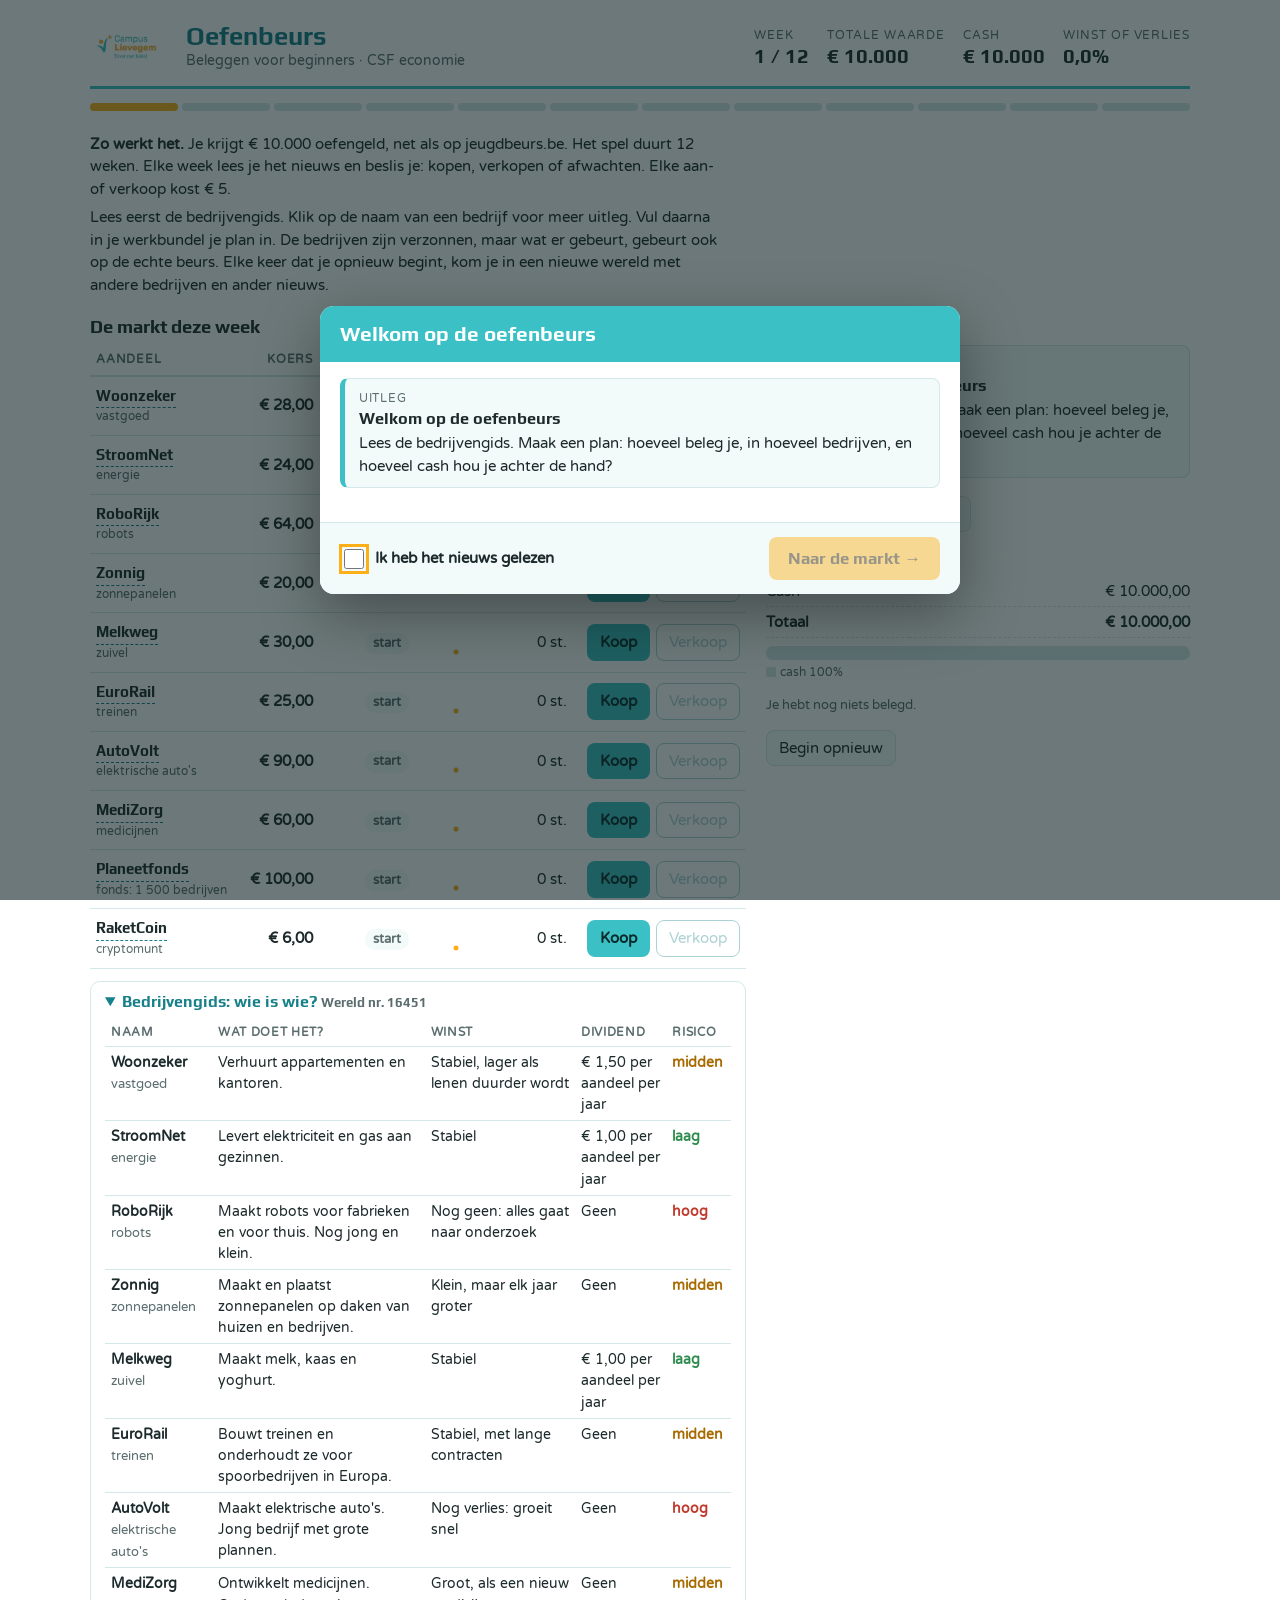
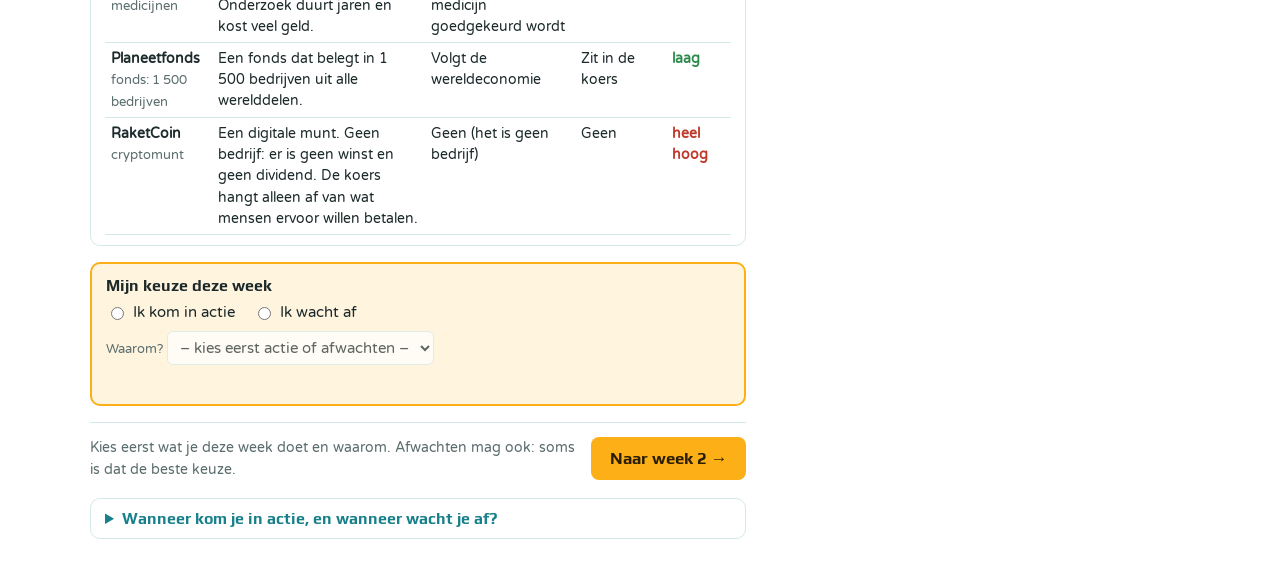
<file: oefenbeurs/index.html>
<!doctype html>
<html lang="nl">
<head>
<meta charset="utf-8">
<meta name="viewport" content="width=device-width, initial-scale=1, viewport-fit=cover">
<title>Oefenbeurs CSF</title>
<link rel="icon" href="../assets/logo.png">
<link rel="preconnect" href="https://fonts.googleapis.com">
<link rel="stylesheet" href="https://fonts.googleapis.com/css2?family=Play:wght@400;700&family=Varela+Round&display=swap">
<style>

/* Layout: één kolom op gsm, op breed scherm markt links en nieuws/portefeuille rechts. Huisstijl Campus Lievegem. */
:root {
  --bg: #ffffff; --vlak: #f3fafa; --lijn: #d5e8e9; --tekst: #1d2a2b; --zacht: #5b6d6e;
  --turkoois: #3BC1C5; --turkoois-donker: #17808a; --oranje: #FCAF17; --oranje-donker: #a86b00;
  --groen: #2e8b4e; --rood: #c0392b; --groen-vlak: #e7f5ec; --rood-vlak: #fbeceb; --oranje-vlak: #fff5df;
  --display: "Play", "Trebuchet MS", sans-serif; --body: "Varela Round", "Segoe UI", Arial, sans-serif;
}
@media (prefers-color-scheme: dark) { :root:not([data-theme="light"]) {
  --bg: #121a1b; --vlak: #1a2627; --lijn: #2c3d3e; --tekst: #e6f1f1; --zacht: #9fb4b5;
  --turkoois: #3BC1C5; --turkoois-donker: #6fd6d9; --oranje: #FCAF17; --oranje-donker: #ffc85a;
  --groen: #5fcf85; --rood: #ff7f72; --groen-vlak: #173325; --rood-vlak: #3a1d1b; --oranje-vlak: #3a2e12; color-scheme: dark } }
:root[data-theme="dark"] {
  --bg: #121a1b; --vlak: #1a2627; --lijn: #2c3d3e; --tekst: #e6f1f1; --zacht: #9fb4b5;
  --turkoois: #3BC1C5; --turkoois-donker: #6fd6d9; --oranje: #FCAF17; --oranje-donker: #ffc85a;
  --groen: #5fcf85; --rood: #ff7f72; --groen-vlak: #173325; --rood-vlak: #3a1d1b; --oranje-vlak: #3a2e12; color-scheme: dark }
* { box-sizing: border-box; }
[hidden] { display: none !important; }
body { background: var(--bg); color: var(--tekst); font: 15px/1.5 var(--body); padding-left: max(16px, env(safe-area-inset-left, 0px)); padding-right: max(16px, env(safe-area-inset-right, 0px)); padding-block: 0 40px; }
.wrap { max-width: 1100px; margin: 0 auto; }
header.kop { display: flex; flex-wrap: wrap; align-items: center; gap: 12px 20px; padding-block: 14px; border-bottom: 3px solid var(--turkoois); }
header.kop img { height: 44px; width: auto; background: #fff; border-radius: 6px; padding: 2px 4px; }
header.kop h1 { font: 700 1.6rem/1.1 var(--display); margin: 0; color: var(--turkoois-donker); }
header.kop .sub { color: var(--zacht); font-size: .9rem; }
.kop-cijfers { margin-left: auto; display: flex; gap: 18px; flex-wrap: wrap; }
.cijfer { display: flex; flex-direction: column; }
.cijfer span { font-size: .72rem; text-transform: uppercase; letter-spacing: .08em; color: var(--zacht); }
.cijfer b { font: 700 1.25rem var(--display); font-variant-numeric: tabular-nums; }
.weekbalk { display: flex; gap: 4px; margin: 14px 0 6px; }
.weekbalk i { flex: 1; height: 8px; border-radius: 4px; background: var(--lijn); }
.weekbalk i.af { background: var(--turkoois); }
.weekbalk i.nu { background: var(--oranje); }
.grid { display: grid; grid-template-columns: minmax(0, 1.55fr) minmax(0, 1fr); gap: 20px; margin-top: 10px; }
@media (max-width: 860px) { .grid { grid-template-columns: minmax(0, 1fr); } }
h2 { font: 700 1.15rem var(--display); margin: 0 0 8px; text-wrap: balance; }
.paneel { min-width: 0; }
.nieuws { display: grid; gap: 10px; margin-bottom: 18px; }
.bericht { border: 1px solid var(--lijn); border-left: 5px solid var(--turkoois); border-radius: 8px; padding: 10px 14px; background: var(--vlak); }
.bericht.gerucht { border-left-color: var(--oranje); }
.bericht .bron { font-size: .75rem; text-transform: uppercase; letter-spacing: .06em; color: var(--zacht); }
.bericht .bron b { color: var(--oranje-donker); }
.bericht h3 { margin: 2px 0 4px; font: 700 1.02rem var(--display); }
.bericht p { margin: 0; }
.uitleg { border-radius: 8px; padding: 10px 14px; background: var(--oranje-vlak); margin-bottom: 18px; }
.uitleg b:first-child { display: block; font-size: .75rem; text-transform: uppercase; letter-spacing: .08em; color: var(--oranje-donker); }
table.markt { width: 100%; border-collapse: collapse; font-variant-numeric: tabular-nums; }
table.markt th { text-align: left; font-size: .72rem; text-transform: uppercase; letter-spacing: .07em; color: var(--zacht); border-bottom: 2px solid var(--lijn); padding: 6px 6px; }
table.markt td { border-bottom: 1px solid var(--lijn); padding: 8px 6px; vertical-align: middle; }
table.markt td.r, table.markt th.r { text-align: right; white-space: nowrap; }
.naam b { font-family: var(--display); }
.naam small { display: block; color: var(--zacht); font-size: .78rem; }
.pil { display: inline-block; border-radius: 999px; padding: 1px 8px; font-size: .8rem; font-weight: 700; }
.pil.op { background: var(--groen-vlak); color: var(--groen); }
.pil.neer { background: var(--rood-vlak); color: var(--rood); }
.pil.nul { background: var(--vlak); color: var(--zacht); }
svg.spark { width: 70px; height: 24px; display: block; }
svg.spark path { fill: none; stroke: var(--turkoois-donker); stroke-width: 1.6; }
svg.spark circle { fill: var(--oranje); }
.acties { display: flex; gap: 6px; justify-content: flex-end; flex-wrap: wrap; }
button { font: inherit; cursor: pointer; border-radius: 8px; border: 1px solid transparent; padding: 6px 12px; }
button:focus-visible, input:focus-visible, select:focus-visible { outline: 3px solid var(--oranje); outline-offset: 2px; }
.btn-koop { background: var(--turkoois); color: #0b2a2c; font-weight: 700; }
.btn-verkoop { background: transparent; border-color: var(--turkoois-donker); color: var(--turkoois-donker); }
.btn-verkoop:disabled { opacity: .35; cursor: not-allowed; }
.btn-groot { background: var(--oranje); color: #2b1d00; font: 700 1.05rem var(--display); padding: 10px 18px; }
.btn-licht { background: var(--vlak); border-color: var(--lijn); color: var(--tekst); }
.order { border: 2px solid var(--turkoois); border-radius: 10px; padding: 12px 14px; margin: 12px 0; background: var(--vlak); }
.order[hidden] { display: none !important; }
.order h3 { margin: 0 0 8px; font: 700 1rem var(--display); }
.order .rij { display: flex; flex-wrap: wrap; gap: 10px 14px; align-items: end; }
.order label { display: flex; flex-direction: column; font-size: .82rem; color: var(--zacht); gap: 3px; }
.order input, .order select { font: inherit; padding: 6px 8px; border: 1px solid var(--lijn); border-radius: 6px; background: var(--bg); color: var(--tekst); }
.order input { width: 90px; }
.order .totaal { font-variant-numeric: tabular-nums; }
.melding { margin-top: 8px; font-size: .9rem; min-height: 1.3em; }
.melding.fout { color: var(--rood); }
.port { width: 100%; border-collapse: collapse; font-variant-numeric: tabular-nums; font-size: .92rem; }
.port td { padding: 4px 0; border-bottom: 1px dashed var(--lijn); }
.port td.r { text-align: right; }
.verdeling { display: flex; height: 14px; border-radius: 7px; overflow: hidden; background: var(--lijn); margin: 8px 0 4px; }
.verdeling span { display: block; height: 100%; }
.legende { display: flex; flex-wrap: wrap; gap: 4px 12px; font-size: .78rem; color: var(--zacht); }
.legende i { display: inline-block; width: 10px; height: 10px; border-radius: 2px; margin-right: 4px; vertical-align: -1px; }
details.tips { border: 1px solid var(--lijn); border-radius: 10px; padding: 10px 14px; margin-top: 18px; }
details.tips summary { cursor: pointer; font: 700 1rem var(--display); color: var(--turkoois-donker); }
.tips-grid { display: grid; grid-template-columns: 1fr 1fr; gap: 12px; margin-top: 10px; }
@media (max-width: 520px) { .tips-grid { grid-template-columns: 1fr; } }
.tips-grid div { border-radius: 8px; padding: 8px 12px; }
.tips-grid .doe { background: var(--groen-vlak); }
.tips-grid .wacht { background: var(--oranje-vlak); }
.tips-grid h4 { margin: 0 0 4px; font: 700 .95rem var(--display); }
.tips-grid ul { margin: 0; padding-left: 1.1em; }
.volgende { display: flex; flex-wrap: wrap; gap: 12px; align-items: center; margin-top: 16px; padding-top: 14px; border-top: 1px solid var(--lijn); }
.volgende p { margin: 0; color: var(--zacht); font-size: .9rem; flex: 1 1 220px; }
.intro { max-width: 70ch; padding-block: 10px 4px; }
.intro p { margin: 6px 0; }
.einde { display: grid; gap: 16px; }
.vergelijk { display: grid; grid-template-columns: repeat(3, minmax(0, 1fr)); gap: 10px; }
@media (max-width: 640px) { .vergelijk { grid-template-columns: minmax(0, 1fr); } }
.vergelijk div { border: 1px solid var(--lijn); border-radius: 10px; padding: 10px 12px; }
.vergelijk div.jij { border: 2px solid var(--oranje); }
.vergelijk span:first-child { display: block; font-size: .75rem; text-transform: uppercase; letter-spacing: .07em; color: var(--zacht); }
.vergelijk small { display: block; margin-top: 2px; }
.vergelijk b { display: block; font: 700 1.4rem var(--display); font-variant-numeric: tabular-nums; }
.gedrag { list-style: none; padding: 0; margin: 0; display: grid; gap: 8px; }
.gedrag li { border-radius: 8px; padding: 8px 12px; }
.gedrag li.goed { background: var(--groen-vlak); }
.gedrag li.let { background: var(--oranje-vlak); }
.dagboek { width: 100%; min-height: 160px; font: .85rem/1.45 ui-monospace, Menlo, Consolas, monospace; border: 1px solid var(--lijn); border-radius: 8px; padding: 8px; background: var(--vlak); color: var(--tekst); }
.klein { font-size: .82rem; color: var(--zacht); }
@media (max-width: 600px) {
  table.markt thead { display: none; }
  table.markt tr { display: grid; grid-template-columns: 1fr auto; gap: 2px 10px; padding: 8px 0; border-bottom: 1px solid var(--lijn); }
  table.markt td { border: 0; padding: 2px 0; }
  table.markt td.spark-cel { display: none; }
  table.markt td.acties-cel { grid-column: 1 / -1; }
  .kop-cijfers { margin-left: 0; }
}
@media (prefers-reduced-motion: no-preference) { .bericht, .uitleg { animation: in .35s ease-out; } @keyframes in { from { transform: translateY(4px); opacity: .6; } } }

.naamknop { all: unset; cursor: pointer; font-family: var(--display); font-weight: 700; color: var(--tekst); border-bottom: 1px dashed var(--turkoois-donker); }
.naamknop:focus-visible { outline: 3px solid var(--oranje); outline-offset: 2px; }
.profiel { border: 1px solid var(--lijn); border-radius: 10px; padding: 10px 14px; margin: 10px 0; background: var(--vlak); }
.profiel h3 { margin: 0 0 6px; font: 700 1rem var(--display); }
.profiel dl { display: grid; grid-template-columns: max-content minmax(0, 1fr); gap: 2px 12px; margin: 0; }
.profiel dt { color: var(--zacht); font-size: .85rem; }
.profiel dd { margin: 0; }
.risico { font-weight: 700; }
.risico.laag { color: var(--groen); } .risico.midden { color: var(--oranje-donker); } .risico.hoog { color: var(--rood); }
details.gids { border: 1px solid var(--lijn); border-radius: 10px; padding: 10px 14px; margin: 12px 0 0; }
details.gids summary { cursor: pointer; font: 700 1rem var(--display); color: var(--turkoois-donker); }
.gids-tabel { width: 100%; border-collapse: collapse; font-size: .88rem; margin-top: 8px; }
.gids-tabel th, .gids-tabel td { text-align: left; border-bottom: 1px solid var(--lijn); padding: 5px 6px; vertical-align: top; }
.gids-tabel th { font-size: .72rem; text-transform: uppercase; letter-spacing: .06em; color: var(--zacht); }
.weekkeuze { border: 2px solid var(--oranje); border-radius: 10px; padding: 12px 14px; margin-top: 16px; background: var(--oranje-vlak); }
.weekkeuze h3 { margin: 0 0 6px; font: 700 1rem var(--display); }
.weekkeuze .keuzes { display: flex; flex-wrap: wrap; gap: 8px 18px; margin: 4px 0 8px; }
.weekkeuze label { display: inline-flex; gap: 6px; align-items: center; cursor: pointer; }
.weekkeuze select { font: inherit; padding: 6px 8px; border: 1px solid var(--lijn); border-radius: 6px; background: var(--bg); color: var(--tekst); max-width: 100%; }
.btn-groot:disabled { opacity: .45; cursor: not-allowed; }
.rustpunt { max-width: 70ch; display: grid; gap: 12px; padding-block: 16px; }
.rustpunt label { display: grid; gap: 4px; font-weight: 700; }
.rustpunt textarea { font: inherit; min-height: 70px; padding: 8px; border: 1px solid var(--lijn); border-radius: 8px; background: var(--bg); color: var(--tekst); }
.pil.crypto { background: var(--oranje-vlak); color: var(--oranje-donker); }
.pop { border: none; border-radius: 14px; padding: 0; width: min(640px, calc(100vw - 32px)); max-height: calc(100vh - 48px); background: var(--bg); color: var(--tekst); box-shadow: 0 20px 60px rgba(0,0,0,.35); }
.pop[open] { display: flex; flex-direction: column; }
.pop::backdrop { background: rgba(10, 30, 32, .6); }
.pop h2 { margin: 0; padding: 16px 20px; background: var(--turkoois); color: #fff; font-family: var(--display); font-size: 1.3rem; }
.pop-inhoud { padding: 16px 20px; overflow-y: auto; flex: 1; }
.pop-voet { display: flex; flex-wrap: wrap; gap: 12px; align-items: center; justify-content: space-between; padding: 14px 20px; border-top: 1px solid var(--lijn); background: var(--vlak); }
.pop-voet label { display: flex; gap: 8px; align-items: center; font-weight: 700; cursor: pointer; }
.pop-voet input { width: 20px; height: 20px; accent-color: var(--turkoois); }


</style>
</head>
<body>
<div class="wrap">
  <header class="kop">
    <img src="../assets/logo.png" alt="Campus Lievegem">
    <div><h1>Oefenbeurs</h1><div class="sub">Beleggen voor beginners · CSF economie</div></div>
    <div class="kop-cijfers" aria-live="polite">
      <div class="cijfer"><span>Week</span><b id="k-week">1 / 12</b></div>
      <div class="cijfer"><span>Totale waarde</span><b id="k-totaal">€ 10.000</b></div>
      <div class="cijfer"><span>Cash</span><b id="k-cash">€ 10.000</b></div>
      <div class="cijfer"><span>Winst of verlies</span><b id="k-winst">0,0%</b></div>
    </div>
  </header>
  <div class="weekbalk" id="weekbalk" aria-hidden="true"></div>

  <main id="spel">
    <div class="intro" id="intro">
      <p><b>Zo werkt het.</b> Je krijgt € 10.000 oefengeld, net als op jeugdbeurs.be. Het spel duurt 12 weken. Elke week lees je het nieuws en beslis je: kopen, verkopen of afwachten. Elke aan- of verkoop kost € 5.</p>
      <p>Lees eerst de bedrijvengids. Klik op de naam van een bedrijf voor meer uitleg. Vul daarna in je werkbundel je plan in. De bedrijven zijn verzonnen, maar wat er gebeurt, gebeurt ook op de echte beurs. Elke keer dat je opnieuw begint, kom je in een nieuwe wereld met andere bedrijven en ander nieuws.</p>
    </div>
    <div class="grid">
      <section class="paneel" aria-labelledby="h-markt">
        <h2 id="h-markt">De markt deze week</h2>
        <div style="overflow-x:auto"><table class="markt" id="markt"></table></div>
        <div class="profiel" id="profiel" hidden></div>
        <div class="order" id="order" hidden>
          <h3 id="o-titel">Koop</h3>
          <div class="rij">
            <label for="o-aantal">Aantal stuks<input type="number" id="o-aantal" min="1" step="1" value="10" inputmode="numeric"></label>
            <label for="o-reden">Waarom doe je dit?
              <select id="o-reden">
                <option value="">– kies je reden –</option>
                <option>Ik spreid mijn geld over meer bedrijven</option>
                <option>Ik volg mijn plan</option>
                <option>Goed nieuws uit een betrouwbare bron</option>
                <option>Slecht nieuws uit een betrouwbare bron</option>
                <option>Ik denk dat het lang goed zal gaan met dit bedrijf</option>
                <option>Ik heb te veel van één aandeel</option>
                <option>Iedereen koopt het nu</option>
                <option>Ik ben bang dat het nog verder zakt</option>
              </select>
            </label>
            <div class="totaal" id="o-totaal"></div>
          </div>
          <div class="rij" style="margin-top:10px">
            <button type="button" class="btn-koop" id="o-ok">Bevestig</button>
            <button type="button" class="btn-licht" id="o-annuleer">Annuleer</button>
          </div>
          <div class="melding" id="o-melding" aria-live="polite"></div>
        </div>
        <details class="gids" id="gids">
          <summary>Bedrijvengids: wie is wie? <span class="klein" id="wereld"></span></summary>
          <div style="overflow-x:auto"><table class="gids-tabel" id="gids-tabel"></table></div>
        </details>
        <div class="weekkeuze" id="weekkeuze">
          <h3>Mijn keuze deze week</h3>
          <div class="keuzes" role="radiogroup" aria-label="Wat doe je met het nieuws van deze week?">
            <label for="wk-actie"><input type="radio" name="wk" id="wk-actie" value="actie"> Ik kom in actie</label>
            <label for="wk-wacht"><input type="radio" name="wk" id="wk-wacht" value="wacht"> Ik wacht af</label>
          </div>
          <label for="wk-reden" class="klein">Waarom?</label>
          <select id="wk-reden"><option value="">– kies eerst actie of afwachten –</option></select>
          <div class="melding" id="wk-melding" aria-live="polite"></div>
        </div>
        <div class="volgende">
          <p id="v-tekst">Kies eerst wat je deze week doet en waarom. Afwachten mag ook: soms is dat de beste keuze.</p>
          <button type="button" class="btn-groot" id="volgende">Naar week 2 →</button>
        </div>
        <details class="tips" id="tips">
          <summary>Wanneer kom je in actie, en wanneer wacht je af?</summary>
          <div class="tips-grid">
            <div class="doe"><h4>Tijd voor actie</h4><ul>
              <li>Een betrouwbare bron meldt echt slecht nieuws over een bedrijf, en je gelooft niet meer in dat bedrijf.</li>
              <li>Meer dan de helft van je geld zit in één aandeel. Spreid het.</li>
              <li>Je volgt je plan: je wou bijvoorbeeld elke week een vast bedrag beleggen.</li>
            </ul></div>
            <div class="wacht"><h4>Beter afwachten</h4><ul>
              <li>Het nieuws is een gerucht zonder bron.</li>
              <li>De hele beurs zakt een beetje. Dat gebeurt geregeld en herstelt vaak.</li>
              <li>Iedereen op sociale media roept dat je nú moet kopen.</li>
              <li>Het nieuws staat al in de krant: de koers heeft al gereageerd.</li>
            </ul></div>
          </div>
        </details>
      </section>
      <aside class="paneel" aria-labelledby="h-nieuws">
        <h2 id="h-nieuws">Nieuws van week <span id="n-week">1</span></h2>
        <div id="terugblik"></div>
        <div class="nieuws" id="nieuws"></div>
        <p><button type="button" class="btn-licht" id="nieuws-opnieuw">Toon het nieuws opnieuw</button></p>
        <h2>Mijn portefeuille</h2>
        <table class="port" id="port"></table>
        <div class="verdeling" id="verdeling"></div>
        <div class="legende" id="legende"></div>
        <p class="klein" id="spreid"></p>
        <p style="margin-top:14px"><button type="button" class="btn-licht" id="opnieuw">Begin opnieuw</button> <span class="klein" id="opnieuw-vraag" hidden>Zeker? <button type="button" class="btn-licht" id="opnieuw-ja">Ja, wis alles</button></span></p>
      </aside>
    </div>
  </main>

  <section id="rustpunt" class="rustpunt" hidden aria-labelledby="h-rust">
    <h2 id="h-rust" style="font-size:1.4rem">Rustpunt: de helft is voorbij</h2>
    <p>Stop even. Kijk naar je portefeuille en je dagboek. Beantwoord de drie vragen. Je antwoorden komen in je dagboek.</p>
    <p id="rust-stand" class="klein"></p>
    <label for="r1">1. Hoe staat je portefeuille ervoor? Wat ging goed, wat niet?<textarea id="r1"></textarea></label>
    <label for="r2">2. Welke beslissing was achteraf slim? Welke niet? Waarom?<textarea id="r2"></textarea></label>
    <label for="r3">3. Wat doe je in de volgende zes weken anders?<textarea id="r3"></textarea></label>
    <div class="melding" id="r-melding" aria-live="polite"></div>
    <p><button type="button" class="btn-groot" id="rust-verder">Ga verder naar week 7 →</button></p>
  </section>

  <section id="einde" class="einde" hidden></section>

  <dialog id="pop" class="pop" aria-labelledby="pop-titel">
    <h2 id="pop-titel">Het nieuws van deze week</h2>
    <div id="pop-inhoud" class="pop-inhoud nieuws"></div>
    <div class="pop-voet">
      <label for="pop-vink"><input type="checkbox" id="pop-vink"> Ik heb het nieuws gelezen</label>
      <button type="button" class="btn-groot" id="pop-ok" disabled>Naar de markt →</button>
    </div>
  </dialog>
</div>
<script>
(function () {
  var KOST = 5, START = 10000, WEKEN = 12, SLEUTEL = "oefenbeurs-csf-v3";
  var K = "Krant · De Financiële Tijd";

  /* ---------- de pool: elke game kiest hieruit 8 bedrijven, 1 fonds en 1 cryptomunt ---------- */
  var POOL = [
    { naam: "Zonnig", sector: "zonnepanelen", wat: "Maakt en plaatst zonnepanelen op daken van huizen en bedrijven.", winst: "Klein, maar elk jaar groter", div: 0, risico: "midden", contract: "het plaatst zonnepanelen op alle Vlaamse scholen",
      vraag: ["Elektriciteit wordt duurder: veel gezinnen kopen zonnepanelen", "Zonnig krijgt dubbel zoveel bestellingen als vorig jaar."] },
    { naam: "PixelPlay", sector: "games", wat: "Maakt computergames. Eén grote hit zorgt voor bijna alle winst.", winst: "Wisselend: hangt af van de nieuwe game", div: 0, risico: "hoog", contract: "het maakt de officiële game van het WK voetbal",
      vraag: ["PixelPlay-game is de best verkochte game van de maand", "Miljoenen spelers downloadden de game."], aankondiging: ["PixelPlay kondigt een nieuwe game aan", "De game komt over enkele maanden uit. Gamers zijn enthousiast."], teleur: ["Nieuwe game van PixelPlay uitgesteld tot volgend jaar", "Er zitten nog te veel fouten in. Beleggers zijn teleurgesteld."] },
    { naam: "Choco Belgica", sector: "chocolade", wat: "Maakt al 100 jaar Belgische chocolade en pralines.", winst: "Stabiel", div: 2, risico: "laag", grondstof: "cacao", contract: "het levert pralines aan alle luchthavenwinkels van Europa",
      vraag: ["Choco Belgica verkoopt een recordaantal paaseieren", "De verkoop ligt 15% hoger dan vorig jaar."] },
    { naam: "EuroRail", sector: "treinen", wat: "Bouwt treinen en onderhoudt ze voor spoorbedrijven in Europa.", winst: "Stabiel, met lange contracten", div: 0, risico: "midden", contract: "het bouwt de nieuwe nachttrein Brussel–Rome",
      vraag: ["Meer mensen nemen de trein op vakantie", "EuroRail krijgt extra bestellingen voor nieuwe wagons."] },
    { naam: "Bruisbron", sector: "frisdrank", wat: "Maakt frisdrank en flessenwater.", winst: "Stabiel, hoger bij warm weer", div: 1, risico: "laag", grondstof: "suiker", contract: "het levert drank aan alle sporthallen van het land",
      vraag: ["Hittegolf: Bruisbron verkoopt een recordaantal flessen", "Door het warme weer drinkt iedereen meer."] },
    { naam: "MediZorg", sector: "medicijnen", wat: "Ontwikkelt medicijnen. Onderzoek duurt jaren en kost veel geld.", winst: "Groot, als een nieuw medicijn goedgekeurd wordt", div: 0, risico: "midden", contract: "het levert een vaccin aan tien Europese landen",
      vraag: ["Nieuw medicijn van MediZorg goedgekeurd", "Na acht jaar onderzoek mag MediZorg zijn medicijn tegen migraine verkopen."] },
    { naam: "Bouwmeester", sector: "bouw", wat: "Bouwt huizen, scholen en ziekenhuizen.", winst: "Lager als lenen duurder wordt (hogere rente)", div: 0, risico: "midden", rente: -1, contract: "het bouwt een nieuw ziekenhuis",
      vraag: ["Bouwmeester bouwt 500 nieuwe woningen", "De stad koos Bouwmeester voor een grote nieuwe wijk."] },
    { naam: "BankPlus", sector: "bank", wat: "Een bank: bewaart spaargeld en leent geld uit.", winst: "Stabiel, hoger als de rente stijgt", div: 1.5, risico: "midden", rente: 1, contract: "het wordt de bank van een grote supermarktketen",
      vraag: ["BankPlus wint 100 000 nieuwe klanten", "De nieuwe app van de bank is populair."] },
    { naam: "RoboRijk", sector: "robots", wat: "Maakt robots voor fabrieken en voor thuis. Nog jong en klein.", winst: "Nog geen: alles gaat naar onderzoek", div: 0, risico: "hoog", contract: "het levert robots aan een grote autofabriek",
      vraag: ["Fabrieken willen meer robots", "RoboRijk kan de vraag bijna niet volgen."], aankondiging: ["RoboRijk toont een robot die zelf de afwas doet", "De robot komt volgend jaar in de winkel. Veel mensen willen hem."], teleur: ["Afwasrobot van RoboRijk gaat vaak stuk", "Testers melden veel problemen. De verkoop wordt uitgesteld."] },
    { naam: "Fietsfabriek", sector: "fietsen", wat: "Maakt gewone en elektrische fietsen.", winst: "Stabiel", div: 0.5, risico: "midden", grondstof: "aluminium", contract: "het levert deelfietsen aan vijf grote steden",
      vraag: ["Steeds meer mensen fietsen naar het werk", "Fietsfabriek verkoopt een vijfde meer elektrische fietsen."] },
    { naam: "Graanhof", sector: "ontbijtgranen", wat: "Maakt ontbijtgranen, koekjes en brood.", winst: "Stabiel", div: 1, risico: "laag", grondstof: "tarwe", contract: "het levert koekjes aan een grote supermarktketen",
      vraag: ["Nieuwe ontbijtgranen van Graanhof zijn een succes", "De winkels raken ze bijna niet aangevuld."] },
    { naam: "VerzekerVast", sector: "verzekeringen", wat: "Verzekert huizen, auto's en gezondheid.", winst: "Stabiel, hoger als de rente stijgt", div: 2, risico: "laag", rente: 1, contract: "het verzekert alle bussen van een groot busbedrijf",
      vraag: ["VerzekerVast wint veel nieuwe klanten", "Het bedrijf is goedkoper dan de concurrentie."] },
    { naam: "Wolkendata", sector: "datacenters", wat: "Bewaart gegevens van bedrijven in grote datacenters.", winst: "Groeit snel, maar nog klein", div: 0, risico: "hoog", contract: "het bewaart de gegevens van alle Belgische ziekenhuizen",
      vraag: ["Bedrijven bewaren steeds meer gegevens online", "Wolkendata bouwt een extra datacenter."], aankondiging: ["Wolkendata bouwt het grootste datacenter van Europa", "Het bedrijf verwacht veel nieuwe klanten."], teleur: ["Grootste klant van Wolkendata kiest voor de concurrent", "Het nieuwe datacenter staat voor de helft leeg."] },
    { naam: "Woonzeker", sector: "vastgoed", wat: "Verhuurt appartementen en kantoren.", winst: "Stabiel, lager als lenen duurder wordt", div: 1.5, risico: "midden", rente: -1, contract: "het verhuurt een heel kantoorgebouw aan de overheid",
      vraag: ["Alle appartementen van Woonzeker zijn verhuurd", "Er staat geen enkele woning leeg."] },
    { naam: "StroomNet", sector: "energie", wat: "Levert elektriciteit en gas aan gezinnen.", winst: "Stabiel", div: 1, risico: "laag", contract: "het levert stroom aan alle trams van een grote stad",
      vraag: ["Koude winter: StroomNet levert meer energie", "Gezinnen verwarmen meer."] },
    { naam: "SpeelGoed", sector: "speelgoed", wat: "Maakt bouwsets, poppen en gezelschapsspelen.", winst: "Hoog rond de feestdagen", div: 0.5, risico: "midden", grondstof: "plastic", contract: "het maakt het speelgoed bij een grote kinderfilm",
      vraag: ["Nieuwe bouwset van SpeelGoed is een rage", "Winkels hebben lange wachtlijsten."] },
    { naam: "AutoVolt", sector: "elektrische auto's", wat: "Maakt elektrische auto's. Jong bedrijf met grote plannen.", winst: "Nog verlies: groeit snel", div: 0, risico: "hoog", contract: "het levert elektrische taxi's aan een grote stad",
      vraag: ["AutoVolt verkoopt meer auto's dan verwacht", "Vooral de kleine stadsauto is populair."], aankondiging: ["AutoVolt toont een auto die 1 000 km rijdt op één lading", "De auto komt volgend jaar op de markt."], teleur: ["Nieuwe auto van AutoVolt een jaar vertraagd", "De fabriek raakt niet op tijd klaar."] },
    { naam: "Melkweg", sector: "zuivel", wat: "Maakt melk, kaas en yoghurt.", winst: "Stabiel", div: 1, risico: "laag", grondstof: "veevoer", contract: "het levert yoghurt aan alle scholen van Vlaanderen",
      vraag: ["Nieuwe yoghurt van Melkweg is een succes", "De verkoop stijgt elke week."] }
  ];
  var FONDSEN = [{ naam: "Wereldfonds", sector: "fonds: 1 000 bedrijven", wat: "Een fonds dat belegt in 1 000 grote bedrijven over de hele wereld." },
    { naam: "Europafonds", sector: "fonds: 600 bedrijven", wat: "Een fonds dat belegt in 600 grote Europese bedrijven." },
    { naam: "Planeetfonds", sector: "fonds: 1 500 bedrijven", wat: "Een fonds dat belegt in 1 500 bedrijven uit alle werelddelen." }];
  var MUNTEN = ["KoeKoin", "MaanMunt", "RaketCoin", "GoudKever"];
  var KLEUREN = ["#FCAF17", "#8e6bd6", "#8b5a3c", "#3BC1C5", "#5aa9e6", "#d9363e", "#7a7f86", "#1f4e79"];
  var STARTKOERS = [12, 15, 18, 20, 24, 25, 28, 30, 32, 35, 40, 45, 48, 50, 55, 60, 64, 72, 80, 90];

  var REDENEN = {
    actie: ["Ik spreid mijn geld over meer bedrijven", "Ik volg mijn plan", "Betrouwbaar nieuws over een bedrijf", "Ik heb te veel van één aandeel", "Iedereen koopt het nu", "Ik ben bang dat het verder zakt"],
    wacht: ["Het nieuws is een gerucht zonder bron", "De hele beurs zakt, dat herstelt vaak", "Het nieuws zit al in de koers", "Ik volg mijn plan", "Het nieuws is nog onzeker", "Ik twijfel nog"]
  };

  /* ---------- een wereld bouwen uit een getal (seed) ---------- */
  function rng(seed) { var a = seed >>> 0; return function () { a = (a + 0x6D2B79F5) >>> 0; var t = a; t = Math.imul(t ^ (t >>> 15), t | 1); t ^= t + Math.imul(t ^ (t >>> 7), t | 61); return ((t ^ (t >>> 14)) >>> 0) / 4294967296; }; }
  function bouwWereld(seed) {
    var r = rng(seed), tussen = function (a, b) { return a + r() * (b - a); }, geheel = function (a, b) { return Math.floor(tussen(a, b + 1)); };
    var schud = function (l) { l = l.slice(); for (var i = l.length - 1; i > 0; i--) { var j = Math.floor(r() * (i + 1)), x = l[i]; l[i] = l[j]; l[j] = x; } return l; };
    var kies;
    for (var poging = 0; poging < 200; poging++) {
      kies = schud(POOL).slice(0, 8);
      if (kies.some(function (b) { return b.aankondiging; }) && kies.some(function (b) { return b.grondstof; }) && kies.some(function (b) { return b.div; }) && kies.filter(function (b) { return b.risico === "hoog"; }).length <= 3) break;
    }
    var koersen = schud(STARTKOERS);
    var A = kies.map(function (b, i) { var x = {}; for (var k in b) x[k] = b[k]; x.id = "A" + i; x.start = koersen[i]; x.kleur = KLEUREN[i]; x.soort = "bedrijf";
      x.divTekst = b.div ? "€ " + b.div.toFixed(2).replace(".", ",") + " per aandeel per jaar" : "Geen"; return x; });
    var f = FONDSEN[geheel(0, FONDSEN.length - 1)];
    A.push({ id: "F", soort: "fonds", naam: f.naam, sector: f.sector, wat: f.wat, winst: "Volgt de wereldeconomie", div: 0, divTekst: "Zit in de koers", risico: "laag", start: 100, kleur: "#2e8b4e" });
    var m = MUNTEN[geheel(0, MUNTEN.length - 1)];
    A.push({ id: "C", soort: "crypto", naam: m, sector: "cryptomunt", wat: "Een digitale munt. Geen bedrijf: er is geen winst en geen dividend. De koers hangt alleen af van wat mensen ervoor willen betalen.", winst: "Geen (het is geen bedrijf)", div: 0, divTekst: "Geen", risico: "heel hoog", start: geheel(5, 15), kleur: "#e67e22" });

    var E = {}, N = {}, L = {}, D = {}, tags = { paniek: [], hype: [] };
    for (var w = 1; w <= WEKEN; w++) { E[w] = {}; N[w] = []; }
    A.forEach(function (a) { for (var w = 2; w <= WEKEN; w++) {
      var sd = a.soort === "crypto" ? 7 : a.soort === "fonds" ? 0.8 : a.risico === "hoog" ? 3.5 : a.risico === "midden" ? 2 : 1;
      E[w][a.id] = tussen(-sd, sd) + (a.soort === "fonds" ? 0.6 : a.soort === "crypto" ? 0 : 0.55); } });
    var zet = function (w, id, p) { if (w >= 2 && w <= WEKEN) E[w][id] += p; };
    var bericht = function (w, bron, t, p, gerucht) { if (w >= 1 && w <= WEKEN) N[w].push({ bron: bron, t: t, p: p, g: !!gerucht }); };
    var les = function (w, t) { if (w >= 2 && w <= WEKEN) L[w] = (L[w] ? L[w] + " " : "") + t; };
    var drukte = function (w) { return N[w].length; };
    var vrijeWeek = function (van, tot, verboden) { var l = []; for (var w = van; w <= tot; w++) if ((verboden || []).indexOf(w) < 0 && drukte(w) < 2) l.push(w); return l.length ? l[geheel(0, l.length - 1)] : geheel(van, tot); };
    var bedr = A.slice(0, 8), F = A[8], C = A[9];
    var vrij = schud(bedr), neem = function (filter) { for (var i = 0; i < vrij.length; i++) if (!filter || filter(vrij[i])) return vrij.splice(i, 1)[0]; return filter ? null : schud(bedr)[0]; };
    var pct = function (x) { return (x > 0 ? "+" : "−") + Math.abs(Math.round(x)) + "%"; };

    bericht(1, "Uitleg", "Welkom op de oefenbeurs", "Lees de bedrijvengids. Maak een plan: hoeveel beleg je, in hoeveel bedrijven, en hoeveel cash hou je achter de hand?");

    /* 1. marktdaling door de rente (week 5 tot 8) en herstel */
    var md = geheel(5, 8), mdVal = [];
    bedr.forEach(function (a) { var p = a.rente === 1 ? tussen(3, 5) : a.rente === -1 ? -tussen(9, 12) : -tussen(3, 8); zet(md, a.id, p); if (p < 0) { mdVal.push(a.id); for (var k = 1; k <= 3; k++) zet(md + k, a.id, tussen(1.5, 3.5)); } });
    zet(md, F.id, -tussen(4, 6)); for (var k = 1; k <= 3; k++) zet(md + k, F.id, tussen(1.5, 2.5)); zet(md, C.id, -tussen(12, 18)); mdVal.push(F.id, C.id);
    var winnaars = bedr.filter(function (a) { return a.rente === 1; }), zakkers = bedr.filter(function (a) { return a.rente === -1; });
    bericht(md, K, "De rente stijgt: bijna alle beurzen zakken", "Lenen wordt duurder. Beleggers worden voorzichtig." + (zakkers.length ? " " + zakkers.map(function (a) { return a.naam; }).join(" en ") + " zakt het hardst: minder mensen lenen geld om te bouwen of te kopen." : "") + (winnaars.length ? " " + winnaars.map(function (a) { return a.naam; }).join(" en ") + " stijgt: banken en verzekeraars verdienen meer aan een hogere rente." : ""));
    les(md + 1, "Bijna alles daalde door de rente." + (winnaars.length ? " Niet elke sector reageert hetzelfde." : "") + " Zulke dalingen herstellen vaak na een tijd. Wie in paniek verkocht, maakte zijn verlies echt.");
    tags.paniek.push({ week: md, ids: mdVal });
    if (md + 2 <= WEKEN) bericht(md + 2, K, "De rust keert terug op de beurs", "De rente steeg minder dan gevreesd. De meeste aandelen herstellen.");

    /* 2. hype met teleurstelling (week 8 tot 10, niet in de week van de daling) */
    var T = neem(function (a) { return a.aankondiging; }) || neem();
    var R = neem(function (a) { return a.grondstof; });
    var opties = [8, 9, 10].filter(function (w) { return w !== md && w !== md + 1; }), hy = opties.length ? opties[geheel(0, opties.length - 1)] : 10;
    var aw = vrijeWeek(2, hy - 3);
    zet(aw, T.id, tussen(9, 13)); bericht(aw, "Persbericht van " + T.naam, T.aankondiging[0], T.aankondiging[1] + " Het aandeel stijgt meteen.");
    les(aw + 1, "Je zag het nieuws van " + T.naam + " pas toen de koers al gereageerd had. Op de beurs gebeurt dat meteen.");
    var hp = tussen(18, 26), cp = tussen(25, 35);
    zet(hy, T.id, hp); zet(hy, C.id, cp);
    bericht(hy, "Sociale media · <b>influencer</b>", "“" + T.naam + " gaat naar de maan 🚀 Koop NU!”", "Een influencer met 2 miljoen volgers roept iedereen op om " + T.naam + " te kopen. Het aandeel springt omhoog.", true);
    bericht(hy, "Sociale media · <b>onbevestigd</b>", "“" + C.naam + " wordt de munt van de toekomst!”", "Een filmpje gaat viraal. " + C.naam + " schiet omhoog.", true);
    les(hy + 1, "Wat zegt een influencer niet? Of hij zelf aandelen heeft die hij duur wil verkopen.");
    zet(hy + 1, T.id, -tussen(28, 34)); zet(hy + 1, C.id, -tussen(32, 40));
    bericht(hy + 1, "Persbericht van " + T.naam, T.teleur ? T.teleur[0] : T.naam + ": verkoop valt tegen", (T.teleur ? T.teleur[1] : "De resultaten zijn slechter dan gehoopt.") + " Het aandeel valt fors.");
    bericht(hy + 1, K, C.naam + " crasht", "Wie vorige week kocht, verkoopt in paniek. " + C.naam + " zakt fors.");
    les(hy + 2, "Na de hype kwam de val. Wie kocht omdat iedereen het deed, verloor veel.");
    tags.hype.push({ week: hy, ids: [T.id, C.id] });

    /* 3. gerucht en ontkenning (week 2 tot 4) */
    var G = neem(function (a) { return a.risico !== "hoog"; }) || neem(), gw = vrijeWeek(2, 4, [md, hy, hy + 1]);
    zet(gw, G.id, -tussen(13, 18)); zet(gw + 1, G.id, tussen(16, 21));
    bericht(gw, "Sociale media · <b>onbevestigd</b>", "“" + G.naam + " gaat failliet!!!”", "Een anoniem account beweert dat " + G.naam + " bijna failliet is. Er is geen bewijs. Veel mensen verkopen in paniek.", true);
    bericht(gw + 1, K, G.naam + ": ‘Het gerucht klopt niet.’", G.naam + " toont zijn cijfers: het bedrijf maakt winst. Het aandeel herstelt.");
    les(gw + 1, "Het gerucht over " + G.naam + " was een anoniem bericht zonder bewijs. Controleer altijd eerst de bron.");
    les(gw + 2, "Het gerucht klopte niet. Wie in paniek verkocht, mist nu het herstel.");
    tags.paniek.push({ week: gw, ids: [G.id] });

    /* 4. echt slecht nieuws uit een betrouwbare bron */
    var S = neem(), sw = vrijeWeek(3, 11, [gw, md, hy, hy + 1]);
    zet(sw, S.id, -tussen(11, 15)); zet(sw + 1, S.id, -tussen(2, 4)); zet(sw + 2, S.id, -tussen(1, 3));
    bericht(sw, K, S.naam + " verliest zijn grootste klant", "Het bedrijf bevestigt het zelf. De winst zal dit jaar veel lager zijn. Het aandeel zakt.");
    les(sw + 1, "Dit was geen gerucht: " + S.naam + " bevestigde het slechte nieuws zelf. Dan is verkopen soms wel een goede keuze, als je niet meer in het bedrijf gelooft.");

    /* 5. grondstof duurder, en een bedrijf dat net meer verkoopt */
    var Y = neem(), rw = vrijeWeek(3, 11, [hy]);
    if (R) { zet(rw, R.id, -tussen(5, 8)); bericht(rw, K, (R.grondstof.charAt(0).toUpperCase() + R.grondstof.slice(1)) + " is veel duurder dan vorig jaar", "Dat is slecht nieuws voor " + R.naam + ": het moet meer betalen voor wat het nodig heeft. Het aandeel zakt."); }
    zet(rw, Y.id, tussen(5, 8)); bericht(rw, K, Y.vraag[0], Y.vraag[1] + " Het aandeel stijgt.");
    les(rw + 1, "Het ene bedrijf verloor, het andere won. Wie gespreid belegt, voelt één slecht bericht minder.");

    /* 6. een lang contract */
    var Q = neem(), qw = vrijeWeek(3, 11, [rw]);
    zet(qw, Q.id, tussen(8, 12)); bericht(qw, "Persbericht van " + Q.naam, Q.naam + " sluit een contract van tien jaar", "Goed nieuws: " + Q.contract + ". Het aandeel stijgt.");
    les(qw + 1, "Een contract van tien jaar is echt nieuws: het bedrijf verdient er lang aan.");

    /* 7. onzeker nieuws dat later meevalt */
    var U = neem(), uw = vrijeWeek(3, 9, [qw]);
    zet(uw, U.id, -tussen(5, 7)); zet(uw + 2, U.id, tussen(5, 7));
    bericht(uw, K, "Twijfels over de kwaliteit bij " + U.naam, "Een onderzoeker meldt mogelijke problemen. Het is nog niet zeker. Er volgt meer onderzoek.");
    bericht(uw + 2, K, "Onderzoek: alles in orde bij " + U.naam, "Het probleem blijkt heel zeldzaam. Het aandeel herstelt.");
    les(uw + 1, "Het nieuws over " + U.naam + " was nog onzeker. Dan wacht je beter op meer informatie.");

    /* 8. crypto: een onbevestigd filmpje en een hack */
    var c1 = vrijeWeek(2, 6, [hy]), c2 = vrijeWeek(2, 7, [c1, hy, hy + 1]);
    zet(c1, C.id, tussen(7, 12)); bericht(c1, "Sociale media · <b>onbevestigd</b>", "“Bekende rapper betaalt zijn auto met " + C.naam + "!”", "Een filmpje gaat rond. Niemand weet of het echt is. " + C.naam + " stijgt.", true);
    zet(c2, C.id, -tussen(15, 22)); bericht(c2, K, "Hackers stelen " + C.naam + "s bij een handelsplatform", "Een online platform waar mensen " + C.naam + "s bewaren, werd gehackt. " + C.naam + " zakt.");
    les(c2 + 1, "Cryptomunten zijn niet beschermd zoals spaargeld. Eén hack kan de koers doen kelderen.");

    /* 9. dividenden */
    bedr.forEach(function (a) { if (!a.div) return; var dw = vrijeWeek(4, 12); D[dw] = D[dw] || {}; D[dw][a.id] = a.div;
      bericht(dw, "Persbericht van " + a.naam, "Dividend van " + a.naam + ": " + a.divTekst.replace(" per jaar", ""), "Wie aandelen van " + a.naam + " heeft, krijgt het dividend op zijn rekening. Na de uitbetaling zakt de koers met ongeveer dat bedrag."); });

    /* 10. laatste week: jaarcijfers */
    var J = schud(bedr.filter(function (a) { return a.id !== T.id && a.id !== S.id; })).slice(0, 2);
    J.forEach(function (a) { zet(12, a.id, tussen(3, 6)); });
    bericht(12, K, "Goede jaarcijfers voor " + J[0].naam + " en " + J[1].naam, "Beide bedrijven verdienen meer dan vorig jaar. Dit is de laatste week van het spel.");
    les(12, "Winstgevende bedrijven groeien op lange termijn. Geduld loont meestal.");

    for (var w = 2; w <= WEKEN; w++) if (!N[w].length) bericht(w, K, "Rustige week op de beurs", "Er is geen groot nieuws. De koersen schommelen een beetje. Niet elke week vraagt een actie.");

    var koers = {}; A.forEach(function (a) { var p = [a.start]; for (var w = 2; w <= WEKEN; w++) { var v = p[p.length - 1] * (1 + E[w][a.id] / 100); if (D[w] && D[w][a.id]) v -= D[w][a.id]; p.push(Math.max(0.5, Math.round(v * 100) / 100)); } koers[a.id] = p; });
    return { seed: seed, A: A, koers: koers, nieuws: N, les: L, div: D, tags: tags };
  }

  /* ---------- toestand ---------- */
  var S, W;
  function nieuwSeed() { var s = Math.floor(Math.random() * 90000) + 10000; try { var b = new Uint32Array(1); crypto.getRandomValues(b); s = 10000 + b[0] % 90000; } catch (e) {} return s; }
  function nieuw() {
    var seed = nieuwSeed(), w = bouwWereld(seed), b = {}; w.A.forEach(function (a) { b[a.id] = 0; });
    W = w; return { seed: seed, week: 1, cash: START, bezit: b, orders: [], keuzes: [], rust: null, gelezen: [], maxAandeel: 0, maxCrypto: 0 };
  }
  function laad() { try { var x = JSON.parse(localStorage.getItem(SLEUTEL) || "null"); if (x && x.seed && x.bezit && x.keuzes) { W = bouwWereld(x.seed); x.gelezen = x.gelezen || []; return x; } } catch (e) {} return nieuw(); }
  function bewaar() { try { localStorage.setItem(SLEUTEL, JSON.stringify(S)); } catch (e) {} }
  function eur(x, d) { d = d === undefined ? 2 : d; return "€ " + Number(x).toLocaleString("nl-BE", { minimumFractionDigits: d, maximumFractionDigits: d }); }
  function pct(x) { return (x > 0 ? "+" : "") + x.toLocaleString("nl-BE", { minimumFractionDigits: 1, maximumFractionDigits: 1 }) + "%"; }
  function aandeel(id) { return W.A.filter(function (a) { return a.id === id; })[0]; }
  function prijs(id, w) { return W.koers[id][(w || S.week) - 1]; }
  function verandering(id, w) { w = w || S.week; if (w < 2) return 0; var a = W.koers[id][w - 2], d = (W.div[w] && W.div[w][id]) || 0; return ((W.koers[id][w - 1] + d) / a - 1) * 100; }
  function waarde(w) { var t = S.cash; W.A.forEach(function (a) { t += S.bezit[a.id] * prijs(a.id, w); }); return t; }
  function aandelen() {
    var inv = 0, max = 0, kr = 0; W.A.forEach(function (a) { var v = S.bezit[a.id] * prijs(a.id); inv += v; if (a.soort === "crypto") kr = v; if (a.soort !== "fonds") max = Math.max(max, v); });
    return { grootste: inv > 0 ? max / inv : 0, crypto: inv > 0 ? kr / waarde() : 0 };
  }
  var $ = function (id) { return document.getElementById(id); };
  function esc(t) { return String(t).replace(/&/g, "&amp;").replace(/</g, "&lt;").replace(/>/g, "&gt;"); }

  function spark(id) {
    var p = W.koers[id].slice(0, S.week), mn = Math.min.apply(null, p), mx = Math.max.apply(null, p), r = mx - mn || 1;
    var pts = p.map(function (v, i) { return [p.length === 1 ? 35 : 2 + i * 66 / (WEKEN - 1), 21 - (v - mn) / r * 18]; });
    var d = pts.map(function (q, i) { return (i ? "L" : "M") + q[0].toFixed(1) + " " + q[1].toFixed(1); }).join(" "), e = pts[pts.length - 1];
    return '<svg class="spark" viewBox="0 0 70 24" aria-hidden="true"><path d="' + d + '"/><circle cx="' + e[0].toFixed(1) + '" cy="' + e[1].toFixed(1) + '" r="2.5"/></svg>';
  }
  function tekenMarkt() {
    var h = '<thead><tr><th>Aandeel</th><th class="r">Koers</th><th class="r">Deze week</th><th class="spark-cel">Verloop</th><th class="r">In bezit</th><th class="r">Kopen of verkopen</th></tr></thead><tbody>';
    W.A.forEach(function (a) {
      var v = verandering(a.id), vr = Math.round(v * 10) / 10, c = vr > 0 ? "op" : vr < 0 ? "neer" : "nul";
      h += '<tr><td class="naam"><button type="button" class="naamknop" data-info="' + a.id + '">' + a.naam + "</button><small>" + a.sector + '</small></td><td class="r"><b>' + eur(prijs(a.id)) + '</b></td><td class="r"><span class="pil ' + c + '">' + (S.week > 1 ? pct(vr) : "start") + '</span></td><td class="spark-cel">' + spark(a.id) +
        '</td><td class="r">' + S.bezit[a.id] + ' st.</td><td class="acties-cel"><div class="acties"><button type="button" class="btn-koop" data-koop="' + a.id + '">Koop</button><button type="button" class="btn-verkoop" data-verkoop="' + a.id + '"' + (S.bezit[a.id] ? "" : " disabled") + ">Verkoop</button></div></td></tr>";
    });
    $("markt").innerHTML = h + "</tbody>";
  }
  function risico(r) { return '<span class="risico ' + (r === "laag" ? "laag" : r === "midden" ? "midden" : "hoog") + '">' + r + "</span>"; }
  function tekenGids() {
    $("gids-tabel").innerHTML = "<tr><th>Naam</th><th>Wat doet het?</th><th>Winst</th><th>Dividend</th><th>Risico</th></tr>" +
      W.A.map(function (a) { return "<tr><td><b>" + a.naam + "</b><br><span class=\"klein\">" + a.sector + "</span></td><td>" + a.wat + "</td><td>" + a.winst + "</td><td>" + a.divTekst + "</td><td>" + risico(a.risico) + "</td></tr>"; }).join("");
    $("gids").open = S.week === 1;
    $("wereld").textContent = "Wereld nr. " + S.seed;
  }
  function toonProfiel(id) {
    var a = aandeel(id), el = $("profiel");
    if (!el.hidden && el.dataset.id === id) { el.hidden = true; return; }
    el.dataset.id = id; el.hidden = false;
    el.innerHTML = "<h3>" + a.naam + " · " + a.sector + "</h3><dl><dt>Wat doet het?</dt><dd>" + a.wat + "</dd><dt>Winst</dt><dd>" + a.winst + "</dd><dt>Dividend</dt><dd>" + a.divTekst + "</dd><dt>Risico</dt><dd>" + risico(a.risico) + "</dd><dt>Startkoers</dt><dd>" + eur(a.start) + "</dd></dl>";
  }
  function nieuwsHTML(w) { return (W.nieuws[w] || []).map(function (n) { return '<article class="bericht' + (n.g ? " gerucht" : "") + '"><div class="bron">' + n.bron + "</div><h3>" + n.t + "</h3><p>" + n.p + "</p></article>"; }).join(""); }
  function lesHTML(w) { return W.les[w] ? '<div class="uitleg"><b>Wat leer je van vorige week?</b>' + W.les[w] + "</div>" : ""; }
  function tekenNieuws() { $("n-week").textContent = S.week; $("nieuws").innerHTML = nieuwsHTML(S.week); $("terugblik").innerHTML = lesHTML(S.week); }
  function tekenPort() {
    var t = waarde(), rijen = "", bal = "", leg = "";
    W.A.forEach(function (a) {
      var v = S.bezit[a.id] * prijs(a.id); if (!v) return;
      rijen += "<tr><td>" + a.naam + " · " + S.bezit[a.id] + ' st.</td><td class="r">' + eur(v) + "</td></tr>";
      bal += '<span style="width:' + (v / t * 100) + "%;background:" + a.kleur + '" title="' + a.naam + '"></span>';
      leg += '<span><i style="background:' + a.kleur + '"></i>' + a.naam + " " + Math.round(v / t * 100) + "%</span>";
    });
    rijen += '<tr><td>Cash</td><td class="r">' + eur(S.cash) + '</td></tr><tr><td><b>Totaal</b></td><td class="r"><b>' + eur(t) + "</b></td></tr>";
    bal += '<span style="width:' + (S.cash / t * 100) + '%;background:var(--lijn)"></span>'; leg += '<span><i style="background:var(--lijn)"></i>cash ' + Math.round(S.cash / t * 100) + "%</span>";
    $("port").innerHTML = rijen; $("verdeling").innerHTML = bal; $("legende").innerHTML = leg;
    var g = aandelen();
    $("spreid").textContent = g.crypto > 0.25 ? "Let op: meer dan een kwart van je geld zit in een cryptomunt. Dat is heel riskant." : g.grootste >= 0.5 ? "Let op: de helft of meer van je belegd geld zit in één bedrijf. Alle eieren in één mand?" : g.grootste > 0 ? "Je geld is gespreid. Goed zo." : "Je hebt nog niets belegd.";
  }
  function tekenKeuze() {
    var k = S.keuzes.filter(function (x) { return x.week === S.week; })[0];
    $("wk-actie").checked = !!k && k.soort === "actie"; $("wk-wacht").checked = !!k && k.soort === "wacht";
    vulRedenen(k ? k.soort : "", k ? k.reden : "");
    $("wk-melding").textContent = ""; $("wk-melding").className = "melding";
  }
  function vulRedenen(soort, gekozen) {
    var sel = $("wk-reden");
    sel.innerHTML = soort ? '<option value="">– kies je reden –</option>' + REDENEN[soort].map(function (r) { return "<option" + (r === gekozen ? " selected" : "") + ">" + r + "</option>"; }).join("") : '<option value="">– kies eerst actie of afwachten –</option>';
    sel.disabled = !soort;
  }
  function tekenKop() {
    var t = waarde();
    $("k-week").textContent = S.week + " / " + WEKEN; $("k-totaal").textContent = eur(t, 0); $("k-cash").textContent = eur(S.cash, 0);
    var w = (t / START - 1) * 100; $("k-winst").textContent = pct(w); $("k-winst").style.color = w > 0 ? "var(--groen)" : w < 0 ? "var(--rood)" : "";
    var b = ""; for (var i = 1; i <= WEKEN; i++) b += '<i class="' + (i < S.week ? "af" : i === S.week ? "nu" : "") + '"></i>'; $("weekbalk").innerHTML = b;
    $("volgende").textContent = S.week < WEKEN ? "Naar week " + (S.week + 1) + " →" : "Bekijk mijn resultaat →";
    $("intro").hidden = S.week > 1;
  }
  function teken() { tekenKop(); tekenMarkt(); tekenNieuws(); tekenPort(); tekenKeuze(); bewaar(); }

  /* ---------- het nieuws als pop-up: lezen en afvinken ---------- */
  function toonPopup() {
    if (S.klaar || S.gelezen.indexOf(S.week) >= 0) return;
    var dlg = $("pop");
    $("pop-titel").textContent = S.week === 1 ? "Welkom op de oefenbeurs" : "Het nieuws van week " + S.week;
    $("pop-inhoud").innerHTML = lesHTML(S.week) + nieuwsHTML(S.week);
    $("pop-vink").checked = false; $("pop-ok").disabled = true;
    if (dlg.showModal) { if (!dlg.open) dlg.showModal(); } else dlg.setAttribute("open", "");
    $("pop-inhoud").scrollTop = 0;
  }
  function sluitPopup() {
    if (!$("pop-vink").checked) return;
    S.gelezen.push(S.week); bewaar();
    var dlg = $("pop"); if (dlg.close) dlg.close(); else dlg.removeAttribute("open");
    $("h-markt").scrollIntoView({ block: "start" });
  }

  /* ---------- kopen en verkopen ---------- */
  var O = null;
  function openOrder(soort, id) {
    O = { soort: soort, id: id }; var a = aandeel(id);
    $("o-titel").textContent = (soort === "koop" ? "Koop " : "Verkoop ") + a.naam + " aan " + eur(prijs(id));
    $("o-ok").className = soort === "koop" ? "btn-koop" : "btn-verkoop";
    $("o-aantal").value = soort === "koop" ? Math.max(1, Math.floor(Math.min(1000, S.cash - KOST) / prijs(id))) : S.bezit[id];
    $("o-reden").value = ""; $("o-melding").textContent = ""; $("o-melding").className = "melding";
    $("order").hidden = false; totaal(); $("o-aantal").focus();
  }
  function totaal() {
    if (!O) return; var n = Math.floor(Number($("o-aantal").value) || 0), b = n * prijs(O.id);
    $("o-totaal").textContent = O.soort === "koop" ? "Je betaalt " + eur(b) + " + " + eur(KOST) + " kosten = " + eur(b + KOST) : "Je krijgt " + eur(b) + " − " + eur(KOST) + " kosten = " + eur(b - KOST);
  }
  function bevestig() {
    var n = Math.floor(Number($("o-aantal").value) || 0), p = prijs(O.id), m = $("o-melding"), reden = $("o-reden").value;
    m.className = "melding fout";
    if (n < 1) { m.textContent = "Vul een aantal in van minstens 1."; return; }
    if (!reden) { m.textContent = "Kies eerst waarom je dit doet. Zo leer je van je eigen keuzes."; return; }
    if (O.soort === "koop" && n * p + KOST > S.cash + 1e-9) { m.textContent = "Te weinig cash. Je kan hoogstens " + Math.max(0, Math.floor((S.cash - KOST) / p)) + " stuks kopen."; return; }
    if (O.soort === "verkoop" && n > S.bezit[O.id]) { m.textContent = "Je hebt maar " + S.bezit[O.id] + " stuks."; return; }
    if (O.soort === "koop") { S.cash -= n * p + KOST; S.bezit[O.id] += n; } else { S.cash += n * p - KOST; S.bezit[O.id] -= n; }
    S.cash = Math.round(S.cash * 100) / 100;
    S.orders.push({ week: S.week, soort: O.soort, id: O.id, n: n, p: p, reden: reden });
    $("order").hidden = true; O = null; teken();
  }

  /* ---------- volgende week, met weekkeuze en rustpunt ---------- */
  function volgende() {
    var soort = $("wk-actie").checked ? "actie" : $("wk-wacht").checked ? "wacht" : "", reden = $("wk-reden").value, m = $("wk-melding");
    m.className = "melding fout";
    if (!soort) { m.textContent = "Kies eerst: kom je in actie of wacht je af?"; $("weekkeuze").scrollIntoView({ block: "center" }); return; }
    if (!reden) { m.textContent = "Kies ook waarom."; return; }
    var deze = S.orders.filter(function (o) { return o.week === S.week && o.soort !== "dividend"; }).length;
    if (soort === "actie" && !deze) { m.textContent = "Je koos ‘in actie’, maar je kocht of verkocht niets. Doe een aan- of verkoop, of kies ‘ik wacht af’."; return; }
    S.keuzes = S.keuzes.filter(function (x) { return x.week !== S.week; }).concat([{ week: S.week, soort: soort, reden: reden, orders: deze }]);
    var g = aandelen(); S.maxAandeel = Math.max(S.maxAandeel, g.grootste); S.maxCrypto = Math.max(S.maxCrypto, g.crypto);
    if (S.week === 6 && !S.rust) { bewaar(); return toonRust(); }
    if (S.week >= WEKEN) { S.klaar = true; bewaar(); return toonEinde(); }
    gaNaarWeek(S.week + 1);
  }
  function gaNaarWeek(w) {
    S.week = w;
    var d = W.div[w]; if (d) Object.keys(d).forEach(function (id) { if (S.bezit[id]) { S.cash = Math.round((S.cash + S.bezit[id] * d[id]) * 100) / 100; S.orders.push({ week: w, soort: "dividend", id: id, n: S.bezit[id], p: d[id], reden: "dividend ontvangen" }); } });
    $("order").hidden = true; $("profiel").hidden = true; O = null; teken(); window.scrollTo(0, 0); toonPopup();
  }
  function toonRust() {
    $("spel").hidden = true; $("rustpunt").hidden = false;
    $("rust-stand").textContent = "Na 6 weken: " + eur(waarde(), 0) + " (" + pct((waarde() / START - 1) * 100) + "). Je deed " + S.orders.filter(function (o) { return o.soort !== "dividend"; }).length + " aan- of verkopen.";
    $("r1").focus(); window.scrollTo(0, 0);
  }
  function rustVerder() {
    var a = [$("r1").value.trim(), $("r2").value.trim(), $("r3").value.trim()], m = $("r-melding");
    if (a.some(function (x) { return x.length < 20; })) { m.className = "melding fout"; m.textContent = "Schrijf bij elke vraag minstens één volledige zin."; return; }
    S.rust = a; $("rustpunt").hidden = true; $("spel").hidden = false; gaNaarWeek(7);
  }

  /* ---------- einde: resultaat en gedrag ---------- */
  function benchmark(verdeling) {
    var cash = START, bezit = {}; Object.keys(verdeling).forEach(function (id) { var n = Math.floor((verdeling[id] - KOST) / W.koers[id][0]); bezit[id] = n; cash -= n * W.koers[id][0] + KOST; });
    Object.keys(W.div).forEach(function (w) { Object.keys(W.div[w]).forEach(function (id) { if (bezit[id]) cash += bezit[id] * W.div[w][id]; }); });
    var t = cash; Object.keys(bezit).forEach(function (id) { t += bezit[id] * W.koers[id][WEKEN - 1]; }); return t;
  }
  function dagboekTekst(t) {
    var r = "Oefenbeurs – mijn beleggingsdagboek (wereld nr. " + S.seed + ")\n";
    for (var w = 1; w <= WEKEN; w++) {
      var os = S.orders.filter(function (o) { return o.week === w; }), k = S.keuzes.filter(function (x) { return x.week === w; })[0];
      r += "\nWeek " + w + (k ? " – " + (k.soort === "actie" ? "in actie" : "afgewacht") + ": " + k.reden : "");
      os.forEach(function (o) { var a = aandeel(o.id).naam; r += "\n   " + (o.soort === "dividend" ? "dividend " + a + ": " + o.n + " × " + eur(o.p) : (o.soort === "koop" ? "koop " : "verkoop ") + o.n + " × " + a + " aan " + eur(o.p) + " (" + o.reden + ")"); });
      if (w === 6 && S.rust) r += "\n\nRustpunt\n1. " + S.rust[0] + "\n2. " + S.rust[1] + "\n3. " + S.rust[2] + "\n";
    }
    return r + "\n\nEindwaarde: " + eur(t) + " (" + pct((t / START - 1) * 100) + ")";
  }
  function toonEinde() {
    var t = waarde(WEKEN), echte = S.orders.filter(function (o) { return o.soort !== "dividend"; }), C = W.A[9], F = W.A[8];
    var negen = {}; W.A.forEach(function (a) { if (a.soort !== "crypto") negen[a.id] = 1100; });
    var gespreid = benchmark(negen), fondsAlleen = {}; fondsAlleen[F.id] = 9900; var fonds = benchmark(fondsAlleen);
    var paniek = echte.filter(function (o) { return o.soort === "verkoop" && W.tags.paniek.some(function (p) { return p.week === o.week && p.ids.indexOf(o.id) >= 0; }); });
    var hype = echte.filter(function (o) { return o.soort === "koop" && W.tags.hype.some(function (p) { return p.week === o.week && p.ids.indexOf(o.id) >= 0; }); });
    var gevoel = echte.filter(function (o) { return /Iedereen|bang/.test(o.reden); }).length + S.keuzes.filter(function (k) { return /Iedereen|bang/.test(k.reden); }).length;
    var wacht = S.keuzes.filter(function (k) { return k.soort === "wacht"; }).length;
    var uniek = function (l) { return l.filter(function (w, i, a) { return a.indexOf(w) === i; }); };
    var g = [];
    g.push(S.maxAandeel >= 0.5 ? ["let", "<b>Spreiding.</b> Op een bepaald moment zat de helft of meer van je belegd geld in één bedrijf. Eén slecht bericht kan dan veel kosten."] : echte.length ? ["goed", "<b>Spreiding.</b> Je verdeelde je geld over meerdere bedrijven of een fonds. Zo leg je niet alle eieren in één mand."] : ["let", "<b>Spreiding.</b> Je belegde niets. Dat is veilig, maar je geld groeide ook niet."]);
    g.push(S.maxCrypto > 0.25 ? ["let", "<b>Crypto.</b> Meer dan een kwart van je geld zat in " + C.naam + ". Een cryptomunt kan op één week een derde van zijn waarde verliezen."] : ["goed", "<b>Crypto.</b> Je hield het aandeel crypto klein of liet het links liggen. Verstandig."]);
    g.push(paniek.length ? ["let", "<b>Paniek.</b> Je verkocht na een gerucht of een daling van de hele beurs (week " + uniek(paniek.map(function (o) { return o.week; })).join(", ") + "). Daarna herstelde de koers. Wie in paniek verkoopt, maakt een verlies echt."] : ["goed", "<b>Rustig gebleven.</b> Je verkocht niet in paniek na het gerucht of de daling van de beurs."]);
    g.push(hype.length ? ["let", "<b>Hype.</b> Je kocht in week " + uniek(hype.map(function (o) { return o.week; })).join(", ") + ", toen sociale media riepen dat iedereen moest kopen. Een week later volgde de val."] : ["goed", "<b>Geen hype gevolgd.</b> Je liet je niet meeslepen door een influencer of een viraal filmpje."]);
    g.push(echte.length > 20 ? ["let", "<b>Kosten.</b> Je deed " + echte.length + " transacties. Dat kostte " + eur(echte.length * KOST) + ". Veel handelen kost geld."] : ["goed", "<b>Kosten.</b> " + echte.length + " transacties, samen " + eur(echte.length * KOST) + " kosten. Je handelde niet zomaar."]);
    g.push(wacht >= 4 ? ["goed", "<b>Geduld.</b> " + wacht + " van de 12 weken wachtte je bewust af. Niets doen is vaak een goede keuze."] : ["let", "<b>Geduld.</b> Je wachtte maar " + wacht + " keer af. Niet elk nieuwsbericht vraagt een actie."]);
    if (gevoel) g.push(["let", "<b>Je redenen.</b> " + gevoel + " keer koos je omdat iedereen het deed of omdat je bang was. Dat zijn gevoelens, geen plan."]);
    $("spel").hidden = true; $("rustpunt").hidden = true;
    var e = $("einde"); e.hidden = false;
    e.innerHTML = '<h2 style="font-size:1.5rem;margin-top:18px">Je resultaat na 12 weken</h2><p class="klein">Wereld nr. ' + S.seed + "</p>" +
      '<div class="vergelijk"><div class="jij"><span>Jij</span><b>' + eur(t, 0) + "</b>" + pct((t / START - 1) * 100) + '</div><div><span>Gespreid en geduldig</span><b>' + eur(gespreid, 0) + "</b>" + pct((gespreid / START - 1) * 100) + '<small class="klein">in week 1 over de 8 bedrijven en het fonds verdeeld, zonder crypto, nooit verkocht</small></div><div><span>Alles in het ' + F.naam + "</span><b>" + eur(fonds, 0) + "</b>" + pct((fonds / START - 1) * 100) + '<small class="klein">één aankoop in week 1</small></div></div>' +
      '<div><h2>Belegde je verstandig?</h2><ul class="gedrag">' + g.map(function (x) { return '<li class="' + x[0] + '">' + x[1] + "</li>"; }).join("") + "</ul></div>" +
      '<div><h2>Mijn beleggingsdagboek</h2><p class="klein">Kopieer je dagboek en plak het in je logboek. Je coach ziet dan waarom je wat deed.</p><textarea class="dagboek" id="dagboek" readonly aria-label="Mijn beleggingsdagboek">' + esc(dagboekTekst(t)) + '</textarea><p><button type="button" class="btn-koop" id="kopieer">Kopieer mijn dagboek</button> <span class="klein" id="kopieer-fb" aria-live="polite"></span></p></div>' +
      '<div class="uitleg"><b>Klaar voor het echte spel?</b>Op jeugdbeurs.be koop je echte aandelen uit de BEL20 en de AEX met oefengeld. Neem mee: maak een plan, spreid, controleer je bronnen en laat je niet opjagen.</div>' +
      '<p><button type="button" class="btn-groot" id="speel-opnieuw">Speel opnieuw in een nieuwe wereld</button></p>';
    $("kopieer").addEventListener("click", function () {
      var ta = $("dagboek"), fb = $("kopieer-fb"), terug = function () { ta.focus(); ta.select(); fb.textContent = "Selecteer de tekst en kopieer met Ctrl+C."; };
      try { navigator.clipboard.writeText(ta.value).then(function () { fb.textContent = "Gekopieerd."; }, terug); } catch (err) { terug(); }
    });
    $("speel-opnieuw").addEventListener("click", herstart);
    window.scrollTo(0, 0);
  }
  function herstart() {
    S = nieuw(); bewaar(); $("einde").hidden = true; $("rustpunt").hidden = true; $("opnieuw-vraag").hidden = true; $("spel").hidden = false;
    ["r1", "r2", "r3"].forEach(function (id) { $(id).value = ""; });
    tekenGids(); teken(); window.scrollTo(0, 0); toonPopup();
  }

  document.addEventListener("click", function (ev) {
    var k = ev.target.closest("[data-koop]"), v = ev.target.closest("[data-verkoop]"), i = ev.target.closest("[data-info]");
    if (k) openOrder("koop", k.dataset.koop); else if (v) openOrder("verkoop", v.dataset.verkoop); else if (i) toonProfiel(i.dataset.info);
  });
  ["wk-actie", "wk-wacht"].forEach(function (id) { $(id).addEventListener("change", function () { vulRedenen($(id).value, ""); $("wk-melding").textContent = ""; $("wk-reden").focus(); }); });
  $("o-aantal").addEventListener("input", totaal);
  $("o-ok").addEventListener("click", bevestig);
  $("o-annuleer").addEventListener("click", function () { $("order").hidden = true; O = null; });
  $("volgende").addEventListener("click", volgende);
  $("rust-verder").addEventListener("click", rustVerder);
  $("opnieuw").addEventListener("click", function () { $("opnieuw-vraag").hidden = false; });
  $("opnieuw-ja").addEventListener("click", herstart);
  $("pop-vink").addEventListener("change", function () { $("pop-ok").disabled = !$("pop-vink").checked; });
  $("pop-ok").addEventListener("click", sluitPopup);
  $("pop").addEventListener("cancel", function (ev) { ev.preventDefault(); });
  $("nieuws-opnieuw").addEventListener("click", function () { S.gelezen = S.gelezen.filter(function (w) { return w !== S.week; }); toonPopup(); });

  window.oefenbeursWereld = bouwWereld; /* voor de tests */
  S = laad();
  tekenGids();
  if (S.klaar) toonEinde(); else if (S.week === 6 && S.keuzes.some(function (k) { return k.week === 6; }) && !S.rust) { teken(); toonRust(); } else { teken(); toonPopup(); }
})();

</script>
</body>
</html>
</file>
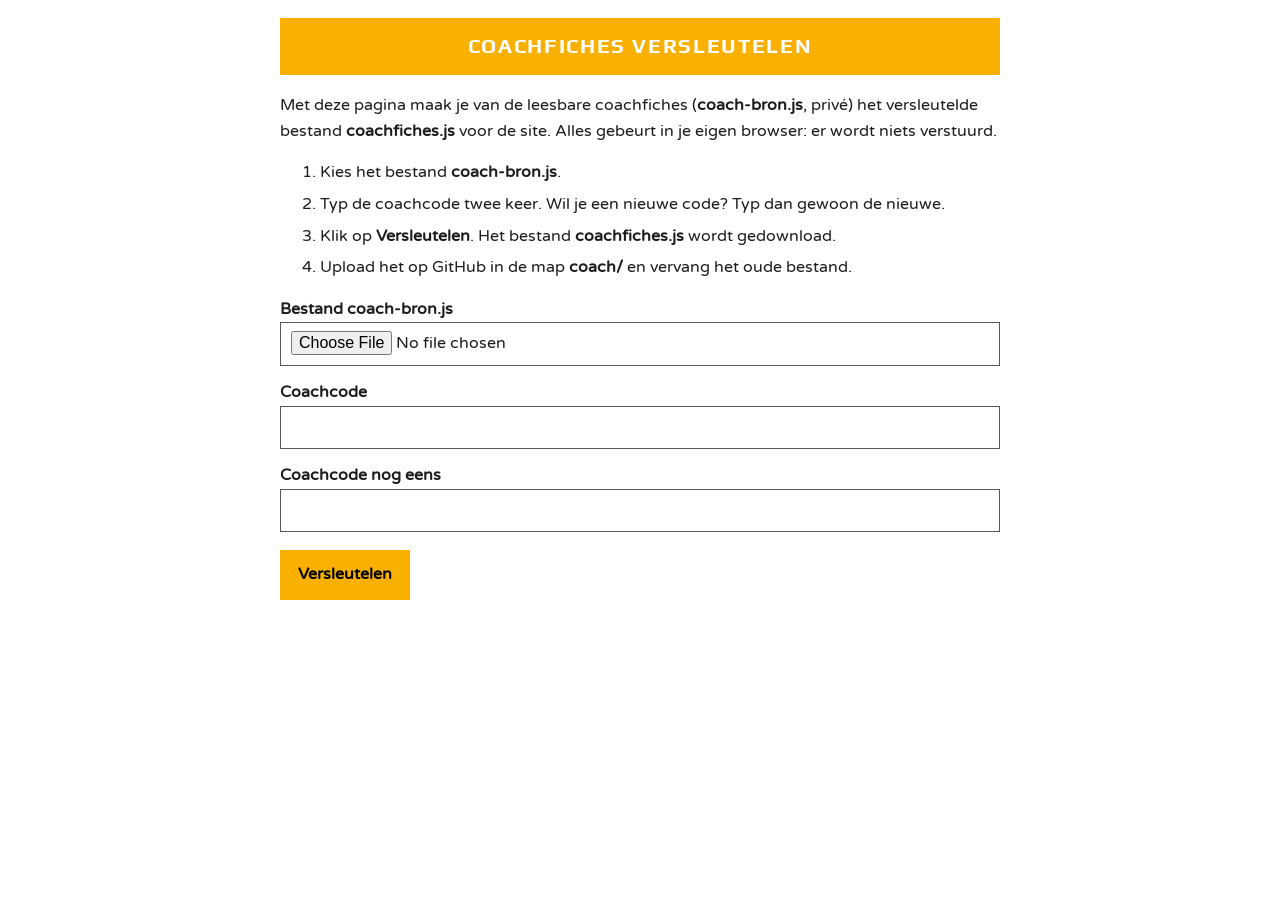
<file: tools/coach-versleutelen.html>
<!doctype html>
<html lang="nl">
<head>
<meta charset="utf-8">
<meta name="viewport" content="width=device-width, initial-scale=1">
<title>Coachfiches versleutelen · CSF</title>
<link rel="stylesheet" href="https://fonts.googleapis.com/css2?family=Play:wght@700&family=Varela+Round&display=swap">
<style>
  body { margin:0; font-family:'Varela Round', Arial, sans-serif; color:#1d1d1b; background:#fff; line-height:1.6; }
  .wrap { max-width:720px; margin:0 auto; padding:0 18px 40px; }
  h1 { font-family:'Play', Arial, sans-serif; background:#f9b000; color:#fff; text-transform:uppercase; letter-spacing:.08em; text-align:center; padding:12px; margin:18px 0; font-size:1.3rem; }
  label { display:block; font-weight:700; margin-top:14px; }
  input { font:inherit; padding:8px 10px; border:1.5px solid #55595b; width:100%; box-sizing:border-box; }
  button { font:inherit; font-weight:700; background:#f9b000; border:2px solid #f9b000; padding:10px 16px; margin-top:18px; cursor:pointer; }
  ol li { margin-bottom:6px; }
  #melding { margin-top:14px; font-weight:700; color:#17808a; }
  #melding.fout { color:#c4441a; }
</style>
</head>
<body>
<div class="wrap">
<h1>Coachfiches versleutelen</h1>
<p>Met deze pagina maak je van de leesbare coachfiches (<b>coach-bron.js</b>, privé) het versleutelde bestand <b>coachfiches.js</b> voor de site. Alles gebeurt in je eigen browser: er wordt niets verstuurd.</p>
<ol>
  <li>Kies het bestand <b>coach-bron.js</b>.</li>
  <li>Typ de coachcode twee keer. Wil je een nieuwe code? Typ dan gewoon de nieuwe.</li>
  <li>Klik op <b>Versleutelen</b>. Het bestand <b>coachfiches.js</b> wordt gedownload.</li>
  <li>Upload het op GitHub in de map <b>coach/</b> en vervang het oude bestand.</li>
</ol>
<form id="f">
  <label for="bron">Bestand coach-bron.js</label><input type="file" id="bron" accept=".js,.txt" required>
  <label for="c1">Coachcode</label><input type="password" id="c1" autocomplete="new-password" required minlength="8">
  <label for="c2">Coachcode nog eens</label><input type="password" id="c2" autocomplete="new-password" required>
  <button type="submit">Versleutelen</button>
</form>
<p id="melding" aria-live="polite"></p>
</div>
<script>
const b64 = buf => btoa(String.fromCharCode(...new Uint8Array(buf)));
document.getElementById('f').addEventListener('submit', async e => {
  e.preventDefault();
  const m = document.getElementById('melding'); m.className = ''; m.textContent = '';
  const c1 = document.getElementById('c1').value, c2 = document.getElementById('c2').value;
  if (c1 !== c2) { m.className = 'fout'; m.textContent = 'De twee codes zijn niet gelijk.'; return; }
  try {
    const tekst = await document.getElementById('bron').files[0].text();
    const data = new Function('var CSF_COACH; ' + tekst + '; return CSF_COACH;')();
    if (!data || typeof data !== 'object') throw new Error('Geen CSF_COACH gevonden in het bestand.');
    const salt = crypto.getRandomValues(new Uint8Array(16)), iv = crypto.getRandomValues(new Uint8Array(12)), iter = 250000;
    const basis = await crypto.subtle.importKey('raw', new TextEncoder().encode(c1), 'PBKDF2', false, ['deriveKey']);
    const sleutel = await crypto.subtle.deriveKey({ name: 'PBKDF2', salt, iterations: iter, hash: 'SHA-256' }, basis, { name: 'AES-GCM', length: 256 }, false, ['encrypt']);
    const ct = await crypto.subtle.encrypt({ name: 'AES-GCM', iv }, sleutel, new TextEncoder().encode(JSON.stringify(data)));
    const uit = '/* Versleutelde coachfiches. Gemaakt met tools/coach-versleutelen.html. Niet met de hand aanpassen. */\n' +
      'CSF.coachData = ' + JSON.stringify({ v: 1, iter, salt: b64(salt), iv: b64(iv), data: b64(ct) }) + ';\n';
    const a = document.createElement('a');
    a.href = URL.createObjectURL(new Blob([uit], { type: 'text/javascript' }));
    a.download = 'coachfiches.js'; document.body.appendChild(a); a.click(); a.remove();
    m.textContent = 'Klaar: coachfiches.js is gedownload (' + Object.keys(data).length + ' onderdelen). Upload het nu naar de map coach/ op GitHub.';
  } catch (err) { m.className = 'fout'; m.textContent = 'Dat lukte niet: ' + err.message; }
});
</script>
</body>
</html>
</file>
